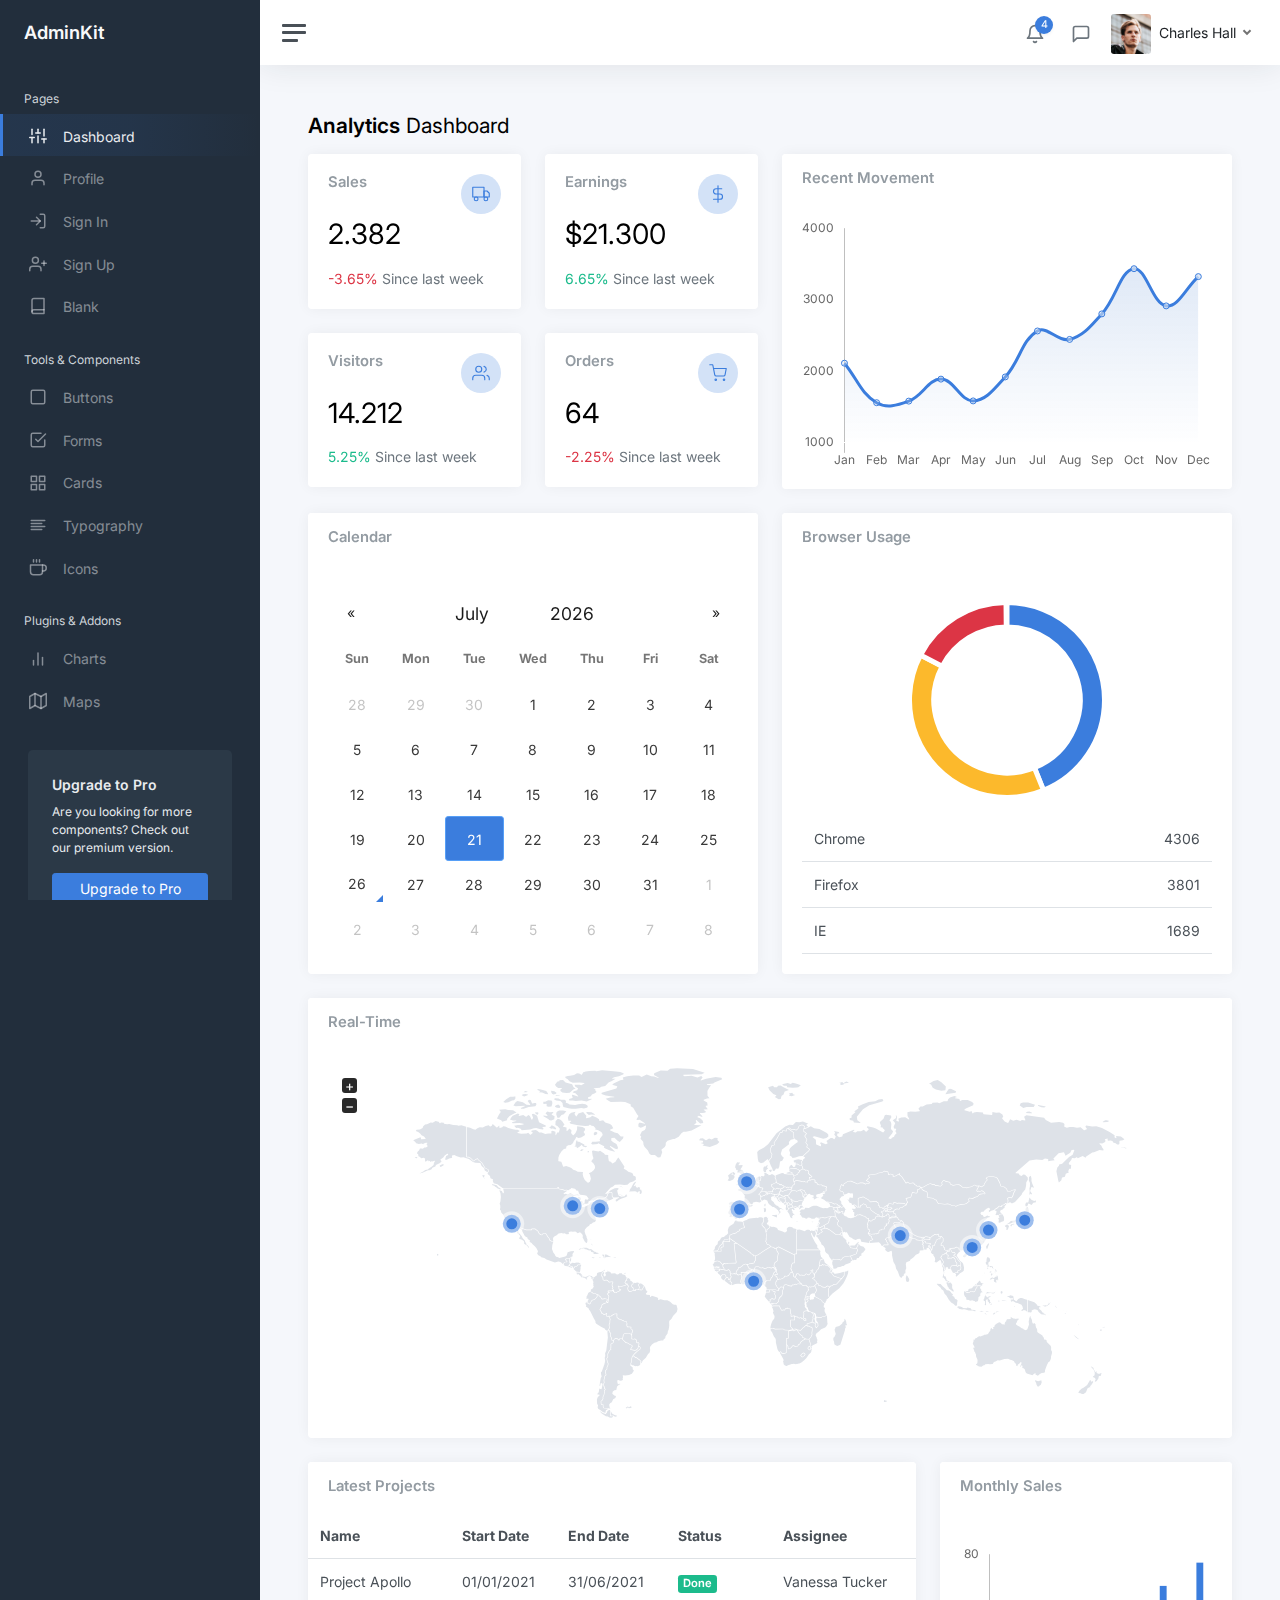
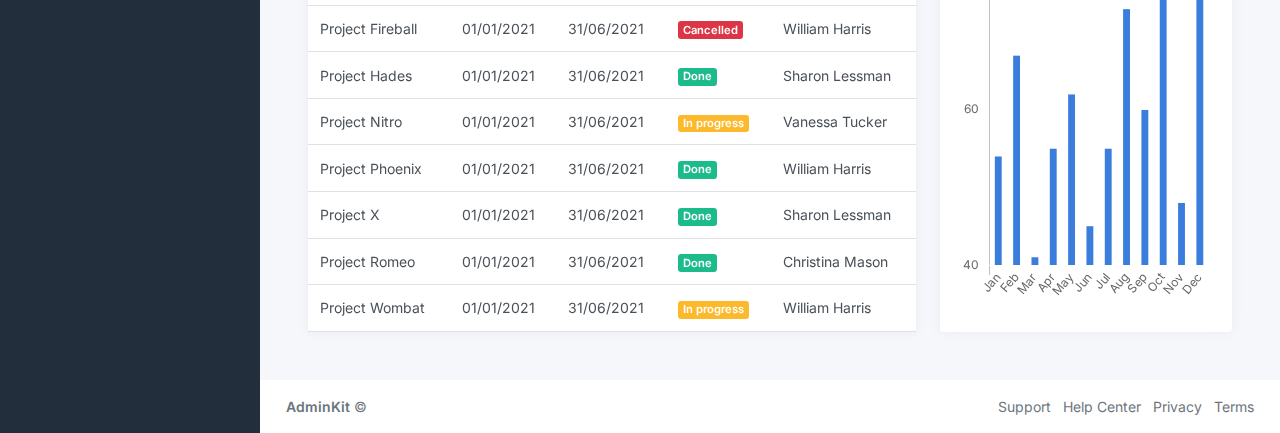
<file: static/ak/static/index.html>
<!DOCTYPE html>
<html lang="en">

<head>
	<meta charset="utf-8">
	<meta http-equiv="X-UA-Compatible" content="IE=edge">
	<meta name="viewport" content="width=device-width, initial-scale=1, shrink-to-fit=no">
	<meta name="description" content="Responsive Admin &amp; Dashboard Template based on Bootstrap 5">
	<meta name="author" content="AdminKit">
	<meta name="keywords" content="adminkit, bootstrap, bootstrap 5, admin, dashboard, template, responsive, css, sass, html, theme, front-end, ui kit, web">

	<link rel="preconnect" href="https://fonts.gstatic.com">
	<link rel="shortcut icon" href="img/icons/icon-48x48.png" />

	<link rel="canonical" href="https://demo-basic.adminkit.io/" />

	<title>AdminKit Demo - Bootstrap 5 Admin Template</title>

	<link href="css/app.css" rel="stylesheet">
	<link href="https://fonts.googleapis.com/css2?family=Inter:wght@300;400;600&display=swap" rel="stylesheet">
</head>

<body>
	<div class="wrapper">
		<nav id="sidebar" class="sidebar js-sidebar">
			<div class="sidebar-content js-simplebar">
				<a class="sidebar-brand" href="index.html">
          <span class="align-middle">AdminKit</span>
        </a>

				<ul class="sidebar-nav">
					<li class="sidebar-header">
						Pages
					</li>

					<li class="sidebar-item active">
						<a class="sidebar-link" href="index.html">
              <i class="align-middle" data-feather="sliders"></i> <span class="align-middle">Dashboard</span>
            </a>
					</li>

					<li class="sidebar-item">
						<a class="sidebar-link" href="pages-profile.html">
              <i class="align-middle" data-feather="user"></i> <span class="align-middle">Profile</span>
            </a>
					</li>

					<li class="sidebar-item">
						<a class="sidebar-link" href="pages-sign-in.html">
              <i class="align-middle" data-feather="log-in"></i> <span class="align-middle">Sign In</span>
            </a>
					</li>

					<li class="sidebar-item">
						<a class="sidebar-link" href="pages-sign-up.html">
              <i class="align-middle" data-feather="user-plus"></i> <span class="align-middle">Sign Up</span>
            </a>
					</li>

					<li class="sidebar-item">
						<a class="sidebar-link" href="pages-blank.html">
              <i class="align-middle" data-feather="book"></i> <span class="align-middle">Blank</span>
            </a>
					</li>

					<li class="sidebar-header">
						Tools & Components
					</li>

					<li class="sidebar-item">
						<a class="sidebar-link" href="ui-buttons.html">
              <i class="align-middle" data-feather="square"></i> <span class="align-middle">Buttons</span>
            </a>
					</li>

					<li class="sidebar-item">
						<a class="sidebar-link" href="ui-forms.html">
              <i class="align-middle" data-feather="check-square"></i> <span class="align-middle">Forms</span>
            </a>
					</li>

					<li class="sidebar-item">
						<a class="sidebar-link" href="ui-cards.html">
              <i class="align-middle" data-feather="grid"></i> <span class="align-middle">Cards</span>
            </a>
					</li>

					<li class="sidebar-item">
						<a class="sidebar-link" href="ui-typography.html">
              <i class="align-middle" data-feather="align-left"></i> <span class="align-middle">Typography</span>
            </a>
					</li>

					<li class="sidebar-item">
						<a class="sidebar-link" href="icons-feather.html">
              <i class="align-middle" data-feather="coffee"></i> <span class="align-middle">Icons</span>
            </a>
					</li>

					<li class="sidebar-header">
						Plugins & Addons
					</li>

					<li class="sidebar-item">
						<a class="sidebar-link" href="charts-chartjs.html">
              <i class="align-middle" data-feather="bar-chart-2"></i> <span class="align-middle">Charts</span>
            </a>
					</li>

					<li class="sidebar-item">
						<a class="sidebar-link" href="maps-google.html">
              <i class="align-middle" data-feather="map"></i> <span class="align-middle">Maps</span>
            </a>
					</li>
				</ul>

				<div class="sidebar-cta">
					<div class="sidebar-cta-content">
						<strong class="d-inline-block mb-2">Upgrade to Pro</strong>
						<div class="mb-3 text-sm">
							Are you looking for more components? Check out our premium version.
						</div>
						<div class="d-grid">
							<a href="upgrade-to-pro.html" class="btn btn-primary">Upgrade to Pro</a>
						</div>
					</div>
				</div>
			</div>
		</nav>

		<div class="main">
			<nav class="navbar navbar-expand navbar-light navbar-bg">
				<a class="sidebar-toggle js-sidebar-toggle">
          <i class="hamburger align-self-center"></i>
        </a>

				<div class="navbar-collapse collapse">
					<ul class="navbar-nav navbar-align">
						<li class="nav-item dropdown">
							<a class="nav-icon dropdown-toggle" href="#" id="alertsDropdown" data-bs-toggle="dropdown">
								<div class="position-relative">
									<i class="align-middle" data-feather="bell"></i>
									<span class="indicator">4</span>
								</div>
							</a>
							<div class="dropdown-menu dropdown-menu-lg dropdown-menu-end py-0" aria-labelledby="alertsDropdown">
								<div class="dropdown-menu-header">
									4 New Notifications
								</div>
								<div class="list-group">
									<a href="#" class="list-group-item">
										<div class="row g-0 align-items-center">
											<div class="col-2">
												<i class="text-danger" data-feather="alert-circle"></i>
											</div>
											<div class="col-10">
												<div class="text-dark">Update completed</div>
												<div class="text-muted small mt-1">Restart server 12 to complete the update.</div>
												<div class="text-muted small mt-1">30m ago</div>
											</div>
										</div>
									</a>
									<a href="#" class="list-group-item">
										<div class="row g-0 align-items-center">
											<div class="col-2">
												<i class="text-warning" data-feather="bell"></i>
											</div>
											<div class="col-10">
												<div class="text-dark">Lorem ipsum</div>
												<div class="text-muted small mt-1">Aliquam ex eros, imperdiet vulputate hendrerit et.</div>
												<div class="text-muted small mt-1">2h ago</div>
											</div>
										</div>
									</a>
									<a href="#" class="list-group-item">
										<div class="row g-0 align-items-center">
											<div class="col-2">
												<i class="text-primary" data-feather="home"></i>
											</div>
											<div class="col-10">
												<div class="text-dark">Login from 192.186.1.8</div>
												<div class="text-muted small mt-1">5h ago</div>
											</div>
										</div>
									</a>
									<a href="#" class="list-group-item">
										<div class="row g-0 align-items-center">
											<div class="col-2">
												<i class="text-success" data-feather="user-plus"></i>
											</div>
											<div class="col-10">
												<div class="text-dark">New connection</div>
												<div class="text-muted small mt-1">Christina accepted your request.</div>
												<div class="text-muted small mt-1">14h ago</div>
											</div>
										</div>
									</a>
								</div>
								<div class="dropdown-menu-footer">
									<a href="#" class="text-muted">Show all notifications</a>
								</div>
							</div>
						</li>
						<li class="nav-item dropdown">
							<a class="nav-icon dropdown-toggle" href="#" id="messagesDropdown" data-bs-toggle="dropdown">
								<div class="position-relative">
									<i class="align-middle" data-feather="message-square"></i>
								</div>
							</a>
							<div class="dropdown-menu dropdown-menu-lg dropdown-menu-end py-0" aria-labelledby="messagesDropdown">
								<div class="dropdown-menu-header">
									<div class="position-relative">
										4 New Messages
									</div>
								</div>
								<div class="list-group">
									<a href="#" class="list-group-item">
										<div class="row g-0 align-items-center">
											<div class="col-2">
												<img src="img/avatars/avatar-5.jpg" class="avatar img-fluid rounded-circle" alt="Vanessa Tucker">
											</div>
											<div class="col-10 ps-2">
												<div class="text-dark">Vanessa Tucker</div>
												<div class="text-muted small mt-1">Nam pretium turpis et arcu. Duis arcu tortor.</div>
												<div class="text-muted small mt-1">15m ago</div>
											</div>
										</div>
									</a>
									<a href="#" class="list-group-item">
										<div class="row g-0 align-items-center">
											<div class="col-2">
												<img src="img/avatars/avatar-2.jpg" class="avatar img-fluid rounded-circle" alt="William Harris">
											</div>
											<div class="col-10 ps-2">
												<div class="text-dark">William Harris</div>
												<div class="text-muted small mt-1">Curabitur ligula sapien euismod vitae.</div>
												<div class="text-muted small mt-1">2h ago</div>
											</div>
										</div>
									</a>
									<a href="#" class="list-group-item">
										<div class="row g-0 align-items-center">
											<div class="col-2">
												<img src="img/avatars/avatar-4.jpg" class="avatar img-fluid rounded-circle" alt="Christina Mason">
											</div>
											<div class="col-10 ps-2">
												<div class="text-dark">Christina Mason</div>
												<div class="text-muted small mt-1">Pellentesque auctor neque nec urna.</div>
												<div class="text-muted small mt-1">4h ago</div>
											</div>
										</div>
									</a>
									<a href="#" class="list-group-item">
										<div class="row g-0 align-items-center">
											<div class="col-2">
												<img src="img/avatars/avatar-3.jpg" class="avatar img-fluid rounded-circle" alt="Sharon Lessman">
											</div>
											<div class="col-10 ps-2">
												<div class="text-dark">Sharon Lessman</div>
												<div class="text-muted small mt-1">Aenean tellus metus, bibendum sed, posuere ac, mattis non.</div>
												<div class="text-muted small mt-1">5h ago</div>
											</div>
										</div>
									</a>
								</div>
								<div class="dropdown-menu-footer">
									<a href="#" class="text-muted">Show all messages</a>
								</div>
							</div>
						</li>
						<li class="nav-item dropdown">
							<a class="nav-icon dropdown-toggle d-inline-block d-sm-none" href="#" data-bs-toggle="dropdown">
                <i class="align-middle" data-feather="settings"></i>
              </a>

							<a class="nav-link dropdown-toggle d-none d-sm-inline-block" href="#" data-bs-toggle="dropdown">
                <img src="img/avatars/avatar.jpg" class="avatar img-fluid rounded me-1" alt="Charles Hall" /> <span class="text-dark">Charles Hall</span>
              </a>
							<div class="dropdown-menu dropdown-menu-end">
								<a class="dropdown-item" href="pages-profile.html"><i class="align-middle me-1" data-feather="user"></i> Profile</a>
								<a class="dropdown-item" href="#"><i class="align-middle me-1" data-feather="pie-chart"></i> Analytics</a>
								<div class="dropdown-divider"></div>
								<a class="dropdown-item" href="index.html"><i class="align-middle me-1" data-feather="settings"></i> Settings & Privacy</a>
								<a class="dropdown-item" href="#"><i class="align-middle me-1" data-feather="help-circle"></i> Help Center</a>
								<div class="dropdown-divider"></div>
								<a class="dropdown-item" href="#">Log out</a>
							</div>
						</li>
					</ul>
				</div>
			</nav>

			<main class="content">
				<div class="container-fluid p-0">

					<h1 class="h3 mb-3"><strong>Analytics</strong> Dashboard</h1>

					<div class="row">
						<div class="col-xl-6 col-xxl-5 d-flex">
							<div class="w-100">
								<div class="row">
									<div class="col-sm-6">
										<div class="card">
											<div class="card-body">
												<div class="row">
													<div class="col mt-0">
														<h5 class="card-title">Sales</h5>
													</div>

													<div class="col-auto">
														<div class="stat text-primary">
															<i class="align-middle" data-feather="truck"></i>
														</div>
													</div>
												</div>
												<h1 class="mt-1 mb-3">2.382</h1>
												<div class="mb-0">
													<span class="text-danger"> <i class="mdi mdi-arrow-bottom-right"></i> -3.65% </span>
													<span class="text-muted">Since last week</span>
												</div>
											</div>
										</div>
										<div class="card">
											<div class="card-body">
												<div class="row">
													<div class="col mt-0">
														<h5 class="card-title">Visitors</h5>
													</div>

													<div class="col-auto">
														<div class="stat text-primary">
															<i class="align-middle" data-feather="users"></i>
														</div>
													</div>
												</div>
												<h1 class="mt-1 mb-3">14.212</h1>
												<div class="mb-0">
													<span class="text-success"> <i class="mdi mdi-arrow-bottom-right"></i> 5.25% </span>
													<span class="text-muted">Since last week</span>
												</div>
											</div>
										</div>
									</div>
									<div class="col-sm-6">
										<div class="card">
											<div class="card-body">
												<div class="row">
													<div class="col mt-0">
														<h5 class="card-title">Earnings</h5>
													</div>

													<div class="col-auto">
														<div class="stat text-primary">
															<i class="align-middle" data-feather="dollar-sign"></i>
														</div>
													</div>
												</div>
												<h1 class="mt-1 mb-3">$21.300</h1>
												<div class="mb-0">
													<span class="text-success"> <i class="mdi mdi-arrow-bottom-right"></i> 6.65% </span>
													<span class="text-muted">Since last week</span>
												</div>
											</div>
										</div>
										<div class="card">
											<div class="card-body">
												<div class="row">
													<div class="col mt-0">
														<h5 class="card-title">Orders</h5>
													</div>

													<div class="col-auto">
														<div class="stat text-primary">
															<i class="align-middle" data-feather="shopping-cart"></i>
														</div>
													</div>
												</div>
												<h1 class="mt-1 mb-3">64</h1>
												<div class="mb-0">
													<span class="text-danger"> <i class="mdi mdi-arrow-bottom-right"></i> -2.25% </span>
													<span class="text-muted">Since last week</span>
												</div>
											</div>
										</div>
									</div>
								</div>
							</div>
						</div>

						<div class="col-xl-6 col-xxl-7">
							<div class="card flex-fill w-100">
								<div class="card-header">

									<h5 class="card-title mb-0">Recent Movement</h5>
								</div>
								<div class="card-body py-3">
									<div class="chart chart-sm">
										<canvas id="chartjs-dashboard-line"></canvas>
									</div>
								</div>
							</div>
						</div>
					</div>

					<div class="row">
						<div class="col-12 col-md-6 col-xxl-3 d-flex order-2 order-xxl-3">
							<div class="card flex-fill w-100">
								<div class="card-header">

									<h5 class="card-title mb-0">Browser Usage</h5>
								</div>
								<div class="card-body d-flex">
									<div class="align-self-center w-100">
										<div class="py-3">
											<div class="chart chart-xs">
												<canvas id="chartjs-dashboard-pie"></canvas>
											</div>
										</div>

										<table class="table mb-0">
											<tbody>
												<tr>
													<td>Chrome</td>
													<td class="text-end">4306</td>
												</tr>
												<tr>
													<td>Firefox</td>
													<td class="text-end">3801</td>
												</tr>
												<tr>
													<td>IE</td>
													<td class="text-end">1689</td>
												</tr>
											</tbody>
										</table>
									</div>
								</div>
							</div>
						</div>
						<div class="col-12 col-md-12 col-xxl-6 d-flex order-3 order-xxl-2">
							<div class="card flex-fill w-100">
								<div class="card-header">

									<h5 class="card-title mb-0">Real-Time</h5>
								</div>
								<div class="card-body px-4">
									<div id="world_map" style="height:350px;"></div>
								</div>
							</div>
						</div>
						<div class="col-12 col-md-6 col-xxl-3 d-flex order-1 order-xxl-1">
							<div class="card flex-fill">
								<div class="card-header">

									<h5 class="card-title mb-0">Calendar</h5>
								</div>
								<div class="card-body d-flex">
									<div class="align-self-center w-100">
										<div class="chart">
											<div id="datetimepicker-dashboard"></div>
										</div>
									</div>
								</div>
							</div>
						</div>
					</div>

					<div class="row">
						<div class="col-12 col-lg-8 col-xxl-9 d-flex">
							<div class="card flex-fill">
								<div class="card-header">

									<h5 class="card-title mb-0">Latest Projects</h5>
								</div>
								<table class="table table-hover my-0">
									<thead>
										<tr>
											<th>Name</th>
											<th class="d-none d-xl-table-cell">Start Date</th>
											<th class="d-none d-xl-table-cell">End Date</th>
											<th>Status</th>
											<th class="d-none d-md-table-cell">Assignee</th>
										</tr>
									</thead>
									<tbody>
										<tr>
											<td>Project Apollo</td>
											<td class="d-none d-xl-table-cell">01/01/2021</td>
											<td class="d-none d-xl-table-cell">31/06/2021</td>
											<td><span class="badge bg-success">Done</span></td>
											<td class="d-none d-md-table-cell">Vanessa Tucker</td>
										</tr>
										<tr>
											<td>Project Fireball</td>
											<td class="d-none d-xl-table-cell">01/01/2021</td>
											<td class="d-none d-xl-table-cell">31/06/2021</td>
											<td><span class="badge bg-danger">Cancelled</span></td>
											<td class="d-none d-md-table-cell">William Harris</td>
										</tr>
										<tr>
											<td>Project Hades</td>
											<td class="d-none d-xl-table-cell">01/01/2021</td>
											<td class="d-none d-xl-table-cell">31/06/2021</td>
											<td><span class="badge bg-success">Done</span></td>
											<td class="d-none d-md-table-cell">Sharon Lessman</td>
										</tr>
										<tr>
											<td>Project Nitro</td>
											<td class="d-none d-xl-table-cell">01/01/2021</td>
											<td class="d-none d-xl-table-cell">31/06/2021</td>
											<td><span class="badge bg-warning">In progress</span></td>
											<td class="d-none d-md-table-cell">Vanessa Tucker</td>
										</tr>
										<tr>
											<td>Project Phoenix</td>
											<td class="d-none d-xl-table-cell">01/01/2021</td>
											<td class="d-none d-xl-table-cell">31/06/2021</td>
											<td><span class="badge bg-success">Done</span></td>
											<td class="d-none d-md-table-cell">William Harris</td>
										</tr>
										<tr>
											<td>Project X</td>
											<td class="d-none d-xl-table-cell">01/01/2021</td>
											<td class="d-none d-xl-table-cell">31/06/2021</td>
											<td><span class="badge bg-success">Done</span></td>
											<td class="d-none d-md-table-cell">Sharon Lessman</td>
										</tr>
										<tr>
											<td>Project Romeo</td>
											<td class="d-none d-xl-table-cell">01/01/2021</td>
											<td class="d-none d-xl-table-cell">31/06/2021</td>
											<td><span class="badge bg-success">Done</span></td>
											<td class="d-none d-md-table-cell">Christina Mason</td>
										</tr>
										<tr>
											<td>Project Wombat</td>
											<td class="d-none d-xl-table-cell">01/01/2021</td>
											<td class="d-none d-xl-table-cell">31/06/2021</td>
											<td><span class="badge bg-warning">In progress</span></td>
											<td class="d-none d-md-table-cell">William Harris</td>
										</tr>
									</tbody>
								</table>
							</div>
						</div>
						<div class="col-12 col-lg-4 col-xxl-3 d-flex">
							<div class="card flex-fill w-100">
								<div class="card-header">

									<h5 class="card-title mb-0">Monthly Sales</h5>
								</div>
								<div class="card-body d-flex w-100">
									<div class="align-self-center chart chart-lg">
										<canvas id="chartjs-dashboard-bar"></canvas>
									</div>
								</div>
							</div>
						</div>
					</div>

				</div>
			</main>

			<footer class="footer">
				<div class="container-fluid">
					<div class="row text-muted">
						<div class="col-6 text-start">
							<p class="mb-0">
								<a class="text-muted" href="https://adminkit.io/" target="_blank"><strong>AdminKit</strong></a> &copy;
							</p>
						</div>
						<div class="col-6 text-end">
							<ul class="list-inline">
								<li class="list-inline-item">
									<a class="text-muted" href="https://adminkit.io/" target="_blank">Support</a>
								</li>
								<li class="list-inline-item">
									<a class="text-muted" href="https://adminkit.io/" target="_blank">Help Center</a>
								</li>
								<li class="list-inline-item">
									<a class="text-muted" href="https://adminkit.io/" target="_blank">Privacy</a>
								</li>
								<li class="list-inline-item">
									<a class="text-muted" href="https://adminkit.io/" target="_blank">Terms</a>
								</li>
							</ul>
						</div>
					</div>
				</div>
			</footer>
		</div>
	</div>

	<script src="js/app.js"></script>

	<script>
		document.addEventListener("DOMContentLoaded", function() {
			var ctx = document.getElementById("chartjs-dashboard-line").getContext("2d");
			var gradient = ctx.createLinearGradient(0, 0, 0, 225);
			gradient.addColorStop(0, "rgba(215, 227, 244, 1)");
			gradient.addColorStop(1, "rgba(215, 227, 244, 0)");
			// Line chart
			new Chart(document.getElementById("chartjs-dashboard-line"), {
				type: "line",
				data: {
					labels: ["Jan", "Feb", "Mar", "Apr", "May", "Jun", "Jul", "Aug", "Sep", "Oct", "Nov", "Dec"],
					datasets: [{
						label: "Sales ($)",
						fill: true,
						backgroundColor: gradient,
						borderColor: window.theme.primary,
						data: [
							2115,
							1562,
							1584,
							1892,
							1587,
							1923,
							2566,
							2448,
							2805,
							3438,
							2917,
							3327
						]
					}]
				},
				options: {
					maintainAspectRatio: false,
					legend: {
						display: false
					},
					tooltips: {
						intersect: false
					},
					hover: {
						intersect: true
					},
					plugins: {
						filler: {
							propagate: false
						}
					},
					scales: {
						xAxes: [{
							reverse: true,
							gridLines: {
								color: "rgba(0,0,0,0.0)"
							}
						}],
						yAxes: [{
							ticks: {
								stepSize: 1000
							},
							display: true,
							borderDash: [3, 3],
							gridLines: {
								color: "rgba(0,0,0,0.0)"
							}
						}]
					}
				}
			});
		});
	</script>
	<script>
		document.addEventListener("DOMContentLoaded", function() {
			// Pie chart
			new Chart(document.getElementById("chartjs-dashboard-pie"), {
				type: "pie",
				data: {
					labels: ["Chrome", "Firefox", "IE"],
					datasets: [{
						data: [4306, 3801, 1689],
						backgroundColor: [
							window.theme.primary,
							window.theme.warning,
							window.theme.danger
						],
						borderWidth: 5
					}]
				},
				options: {
					responsive: !window.MSInputMethodContext,
					maintainAspectRatio: false,
					legend: {
						display: false
					},
					cutoutPercentage: 75
				}
			});
		});
	</script>
	<script>
		document.addEventListener("DOMContentLoaded", function() {
			// Bar chart
			new Chart(document.getElementById("chartjs-dashboard-bar"), {
				type: "bar",
				data: {
					labels: ["Jan", "Feb", "Mar", "Apr", "May", "Jun", "Jul", "Aug", "Sep", "Oct", "Nov", "Dec"],
					datasets: [{
						label: "This year",
						backgroundColor: window.theme.primary,
						borderColor: window.theme.primary,
						hoverBackgroundColor: window.theme.primary,
						hoverBorderColor: window.theme.primary,
						data: [54, 67, 41, 55, 62, 45, 55, 73, 60, 76, 48, 79],
						barPercentage: .75,
						categoryPercentage: .5
					}]
				},
				options: {
					maintainAspectRatio: false,
					legend: {
						display: false
					},
					scales: {
						yAxes: [{
							gridLines: {
								display: false
							},
							stacked: false,
							ticks: {
								stepSize: 20
							}
						}],
						xAxes: [{
							stacked: false,
							gridLines: {
								color: "transparent"
							}
						}]
					}
				}
			});
		});
	</script>
	<script>
		document.addEventListener("DOMContentLoaded", function() {
			var markers = [{
					coords: [31.230391, 121.473701],
					name: "Shanghai"
				},
				{
					coords: [28.704060, 77.102493],
					name: "Delhi"
				},
				{
					coords: [6.524379, 3.379206],
					name: "Lagos"
				},
				{
					coords: [35.689487, 139.691711],
					name: "Tokyo"
				},
				{
					coords: [23.129110, 113.264381],
					name: "Guangzhou"
				},
				{
					coords: [40.7127837, -74.0059413],
					name: "New York"
				},
				{
					coords: [34.052235, -118.243683],
					name: "Los Angeles"
				},
				{
					coords: [41.878113, -87.629799],
					name: "Chicago"
				},
				{
					coords: [51.507351, -0.127758],
					name: "London"
				},
				{
					coords: [40.416775, -3.703790],
					name: "Madrid "
				}
			];
			var map = new jsVectorMap({
				map: "world",
				selector: "#world_map",
				zoomButtons: true,
				markers: markers,
				markerStyle: {
					initial: {
						r: 9,
						strokeWidth: 7,
						stokeOpacity: .4,
						fill: window.theme.primary
					},
					hover: {
						fill: window.theme.primary,
						stroke: window.theme.primary
					}
				},
				zoomOnScroll: false
			});
			window.addEventListener("resize", () => {
				map.updateSize();
			});
		});
	</script>
	<script>
		document.addEventListener("DOMContentLoaded", function() {
			var date = new Date(Date.now() - 5 * 24 * 60 * 60 * 1000);
			var defaultDate = date.getUTCFullYear() + "-" + (date.getUTCMonth() + 1) + "-" + date.getUTCDate();
			document.getElementById("datetimepicker-dashboard").flatpickr({
				inline: true,
				prevArrow: "<span title=\"Previous month\">&laquo;</span>",
				nextArrow: "<span title=\"Next month\">&raquo;</span>",
				defaultDate: defaultDate
			});
		});
	</script>

</body>

</html>
</file>
